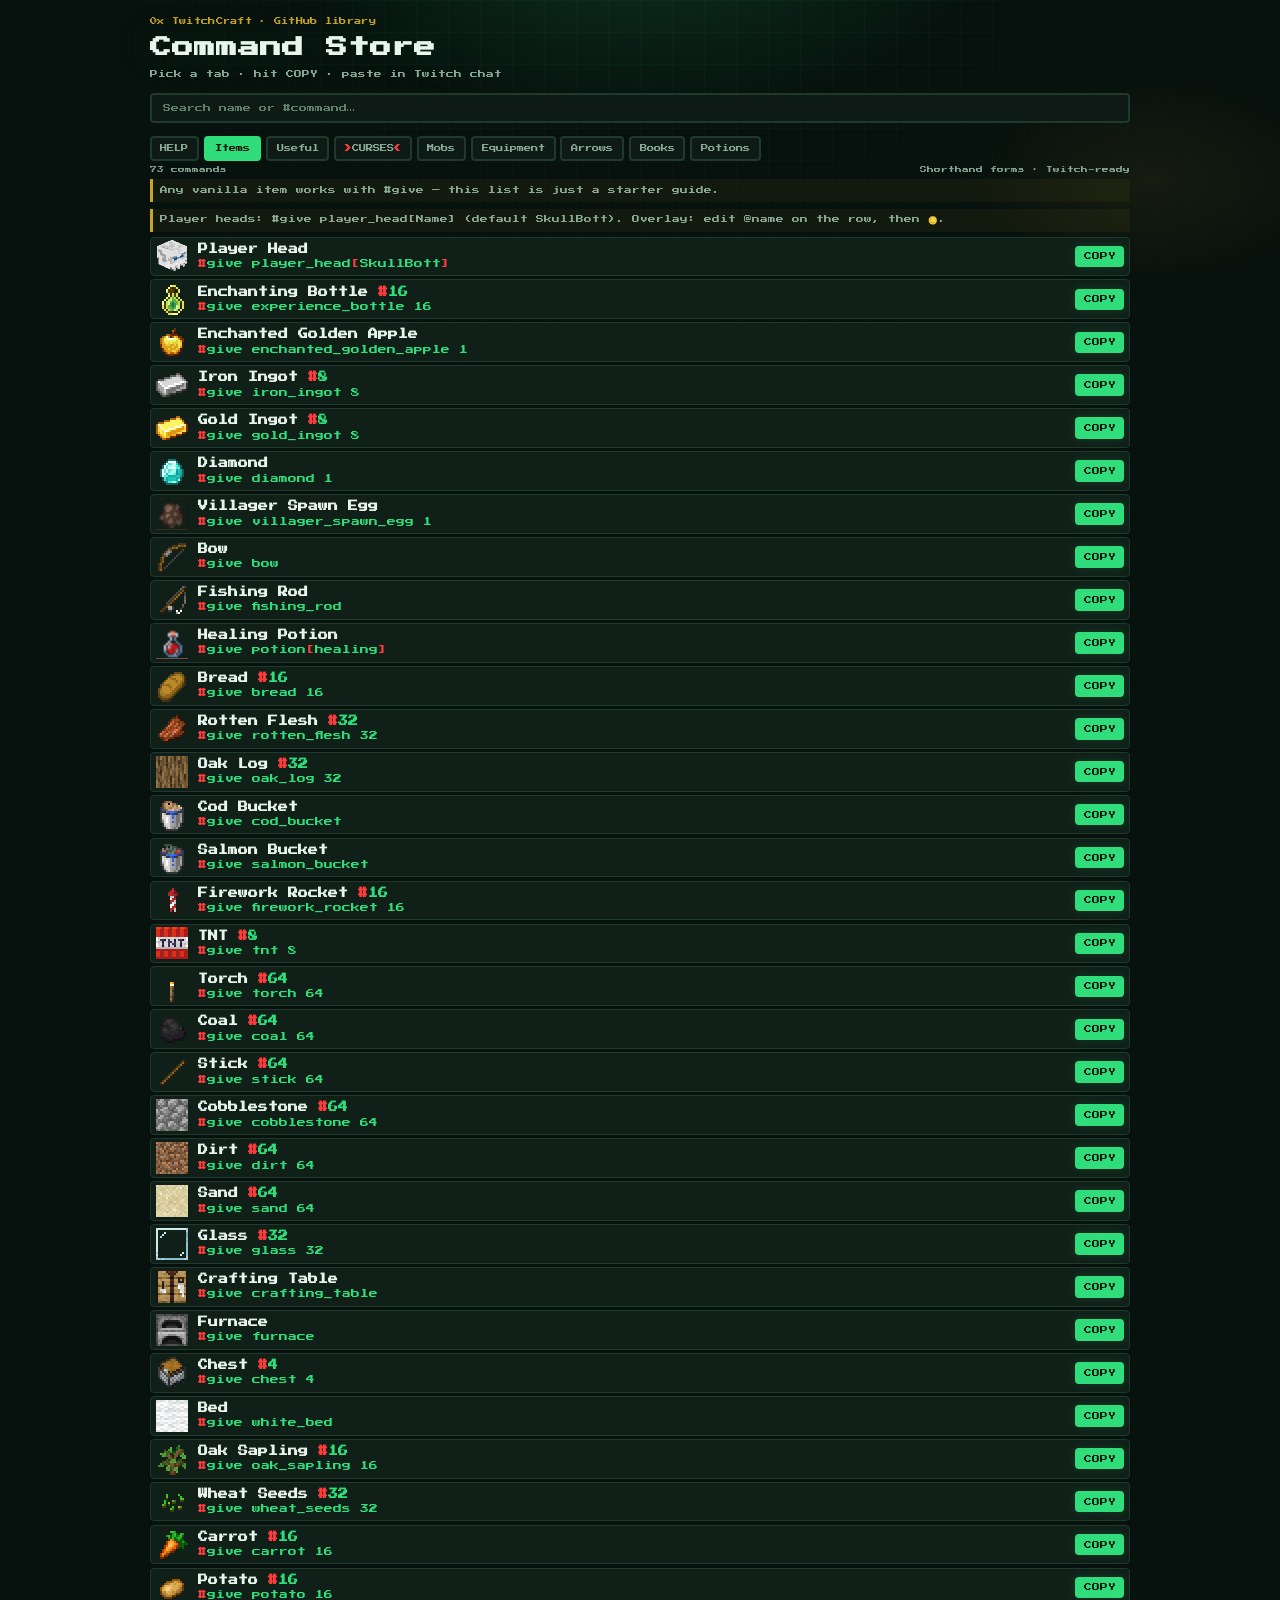
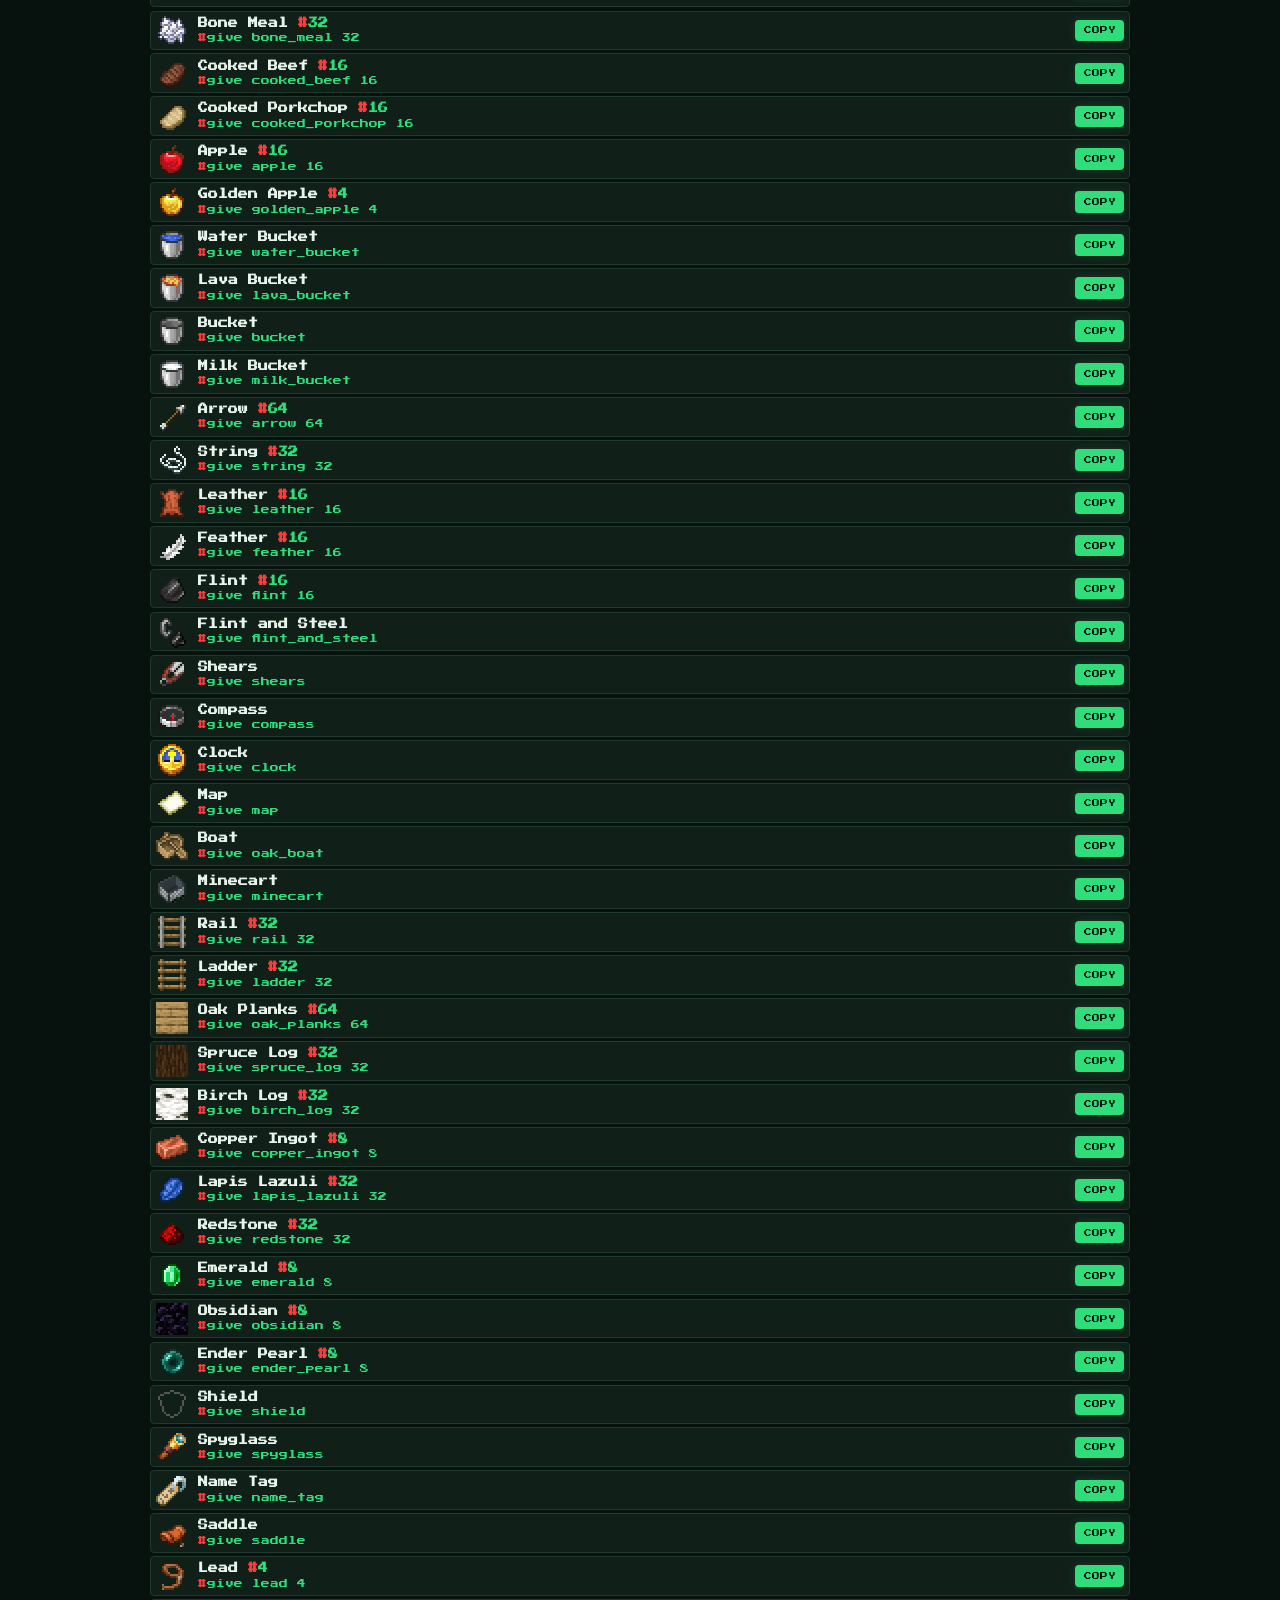
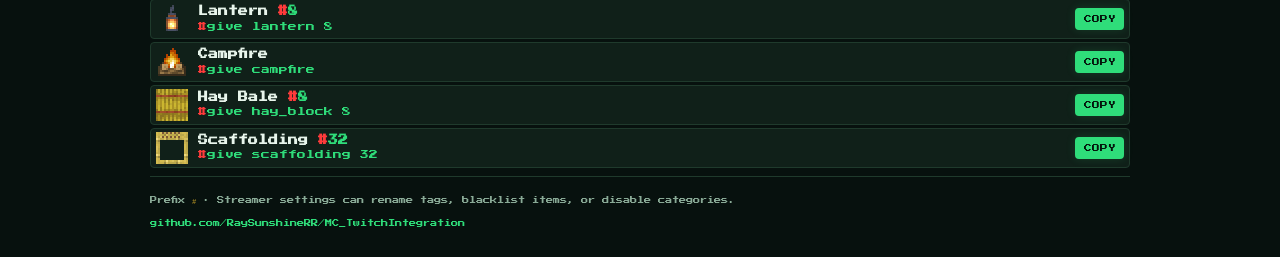
<file: index.html>
<!DOCTYPE html>
<html lang="en">
<head>
  <meta charset="utf-8" />
  <meta name="viewport" content="width=device-width, initial-scale=1" />
  <title>TwitchCraft Command Store</title>
  <meta name="description" content="Copy TwitchCraft #commands for Twitch chat — items, useful, curses, mobs, equipment, arrows, books, potions." />
  <link rel="icon" href="data:image/svg+xml,<svg xmlns='http://www.w3.org/2000/svg' viewBox='0 0 100 100'><text y='.9em' font-size='90'>🍤</text></svg>" />
  <link rel="preconnect" href="https://fonts.googleapis.com" />
  <link rel="preconnect" href="https://fonts.gstatic.com" crossorigin />
  <link href="https://fonts.googleapis.com/css2?family=Press+Start+2P&display=swap" rel="stylesheet" />
  <link rel="stylesheet" href="css/store.css" />
</head>
<body>
  <div class="bg-grid" aria-hidden="true"></div>
  <div class="bg-glow" aria-hidden="true"></div>

  <header class="hero">
    <p class="eyebrow">0x TwitchCraft · GitHub library</p>
    <h1>Command Store</h1>
    <p class="tagline">Pick a tab · hit COPY · paste in Twitch chat</p>
    <div class="search-wrap">
      <label class="sr-only" for="search">Search commands</label>
      <input id="search" type="search" placeholder="Search name or #command…" autocomplete="off" />
    </div>
  </header>

  <nav class="tabs" role="tablist" aria-label="Command categories">
    <button class="tab" role="tab" aria-selected="false" data-tab="help">HELP</button>
    <button class="tab is-active" role="tab" aria-selected="true" data-tab="items">Items</button>
    <button class="tab" role="tab" aria-selected="false" data-tab="useful">Useful</button>
    <button class="tab tab-cursed" role="tab" aria-selected="false" data-tab="curses" aria-label="Curses"><span class="tab-cursed-arrow">&gt;</span>CURSES<span class="tab-cursed-arrow">&lt;</span></button>
    <button class="tab" role="tab" aria-selected="false" data-tab="mobs">Mobs</button>
    <button class="tab" role="tab" aria-selected="false" data-tab="equipment">Equipment</button>
    <button class="tab" role="tab" aria-selected="false" data-tab="arrows">Arrows</button>
    <button class="tab" role="tab" aria-selected="false" data-tab="books">Books</button>
    <button class="tab" role="tab" aria-selected="false" data-tab="potions">Potions</button>
  </nav>

  <main class="store">
    <div class="store-meta">
      <span id="count-label">0 commands</span>
      <span class="hint">Shorthand forms · Twitch-ready</span>
    </div>
    <div id="catalog" class="catalog" role="tabpanel"></div>
    <p id="empty" class="empty hidden">No matches in this tab.</p>
  </main>

  <footer class="foot">
    <p>Prefix <code>#</code> · Streamer settings can rename tags, blacklist items, or disable categories.</p>
    <p><a href="https://github.com/RaySunshineRR/MC_TwitchIntegration">github.com/RaySunshineRR/MC_TwitchIntegration</a></p>
  </footer>

  <div id="toast" class="toast" role="status" aria-live="polite" hidden>Copied</div>

  <script src="js/commands-data.js"></script>
  <script src="js/store.js"></script>
</body>
</html>
</file>
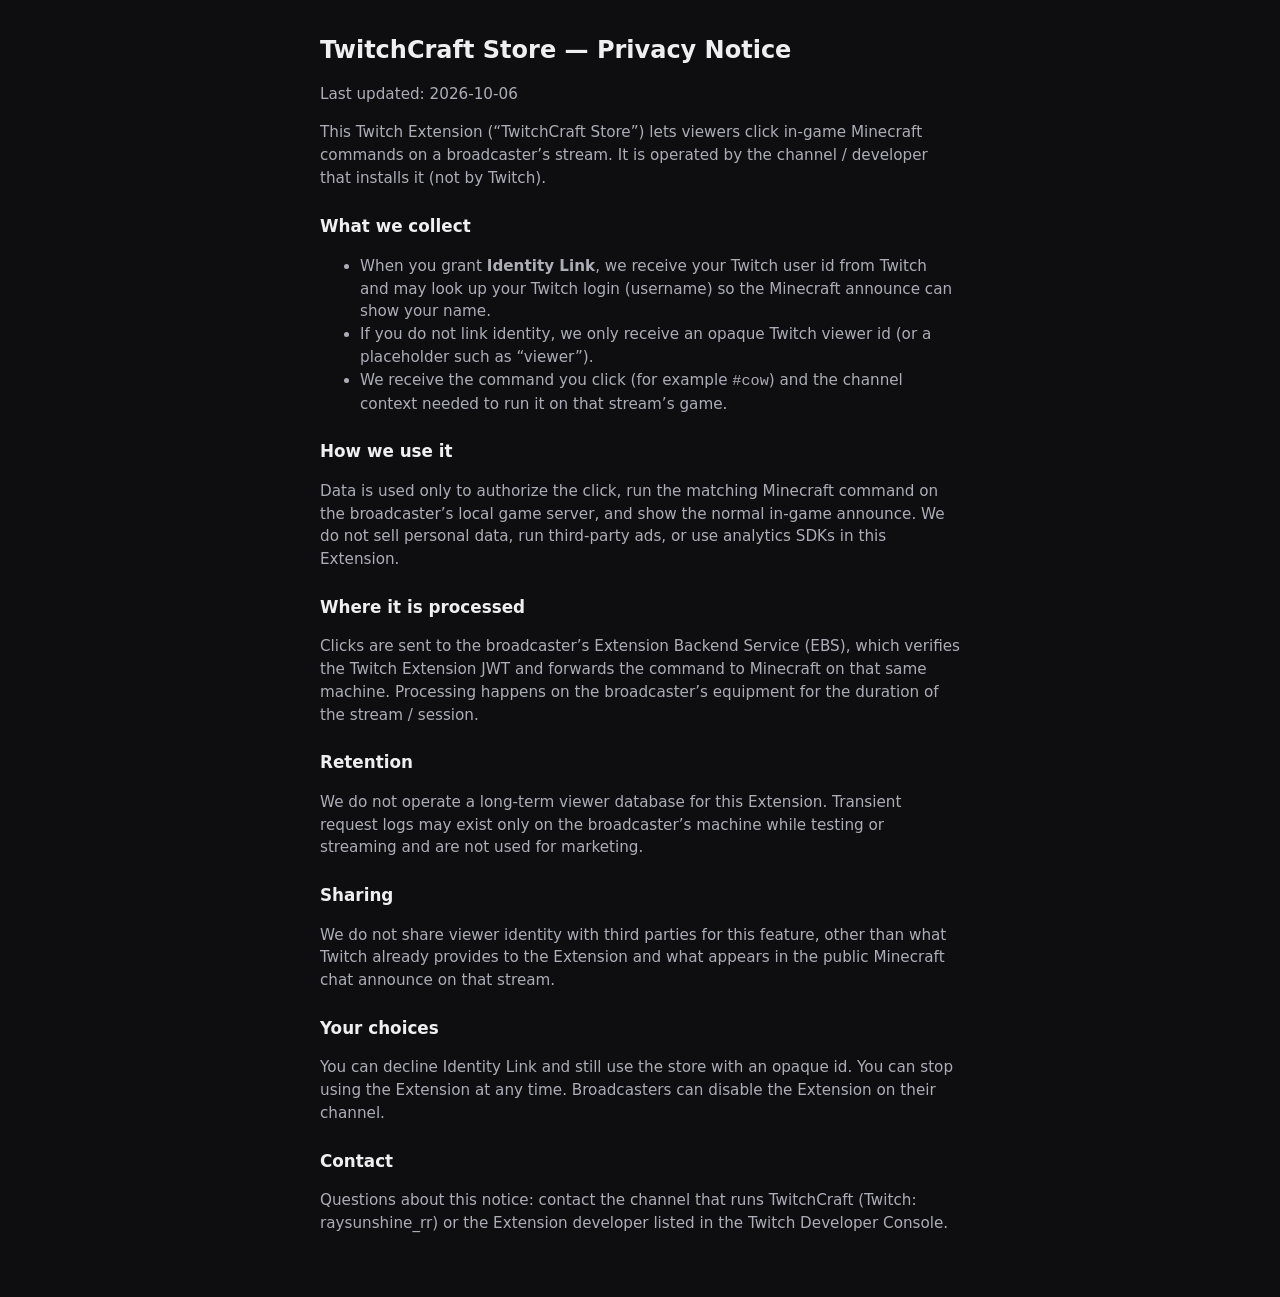
<file: privacy.html>
<!DOCTYPE html>
<html lang="en">
<head>
  <meta charset="utf-8" />
  <meta name="viewport" content="width=device-width, initial-scale=1" />
  <title>TwitchCraft Store — Privacy Notice</title>
  <style>
    :root { color-scheme: dark; }
    body {
      margin: 0;
      font-family: system-ui, sans-serif;
      background: #0e0e10;
      color: #efeff1;
      line-height: 1.5;
    }
    main {
      max-width: 40rem;
      margin: 0 auto;
      padding: 2rem 1.25rem 3rem;
    }
    h1 { font-size: 1.5rem; margin: 0 0 0.5rem; }
    h2 { font-size: 1.05rem; margin: 1.5rem 0 0.4rem; }
    p, li { color: #adadb8; font-size: 0.95rem; }
    a { color: #bf94ff; }
  </style>
</head>
<body>
  <main>
    <h1>TwitchCraft Store — Privacy Notice</h1>
    <p>Last updated: 2026-10-06</p>
    <p>
      This Twitch Extension (“TwitchCraft Store”) lets viewers click in-game Minecraft
      commands on a broadcaster’s stream. It is operated by the channel / developer
      that installs it (not by Twitch).
    </p>

    <h2>What we collect</h2>
    <ul>
      <li>
        When you grant <strong>Identity Link</strong>, we receive your Twitch user id
        from Twitch and may look up your Twitch login (username) so the Minecraft
        announce can show your name.
      </li>
      <li>
        If you do not link identity, we only receive an opaque Twitch viewer id
        (or a placeholder such as “viewer”).
      </li>
      <li>
        We receive the command you click (for example <code>#cow</code>) and the
        channel context needed to run it on that stream’s game.
      </li>
    </ul>

    <h2>How we use it</h2>
    <p>
      Data is used only to authorize the click, run the matching Minecraft command
      on the broadcaster’s local game server, and show the normal in-game announce.
      We do not sell personal data, run third-party ads, or use analytics SDKs in
      this Extension.
    </p>

    <h2>Where it is processed</h2>
    <p>
      Clicks are sent to the broadcaster’s Extension Backend Service (EBS), which
      verifies the Twitch Extension JWT and forwards the command to Minecraft on
      that same machine. Processing happens on the broadcaster’s equipment for the
      duration of the stream / session.
    </p>

    <h2>Retention</h2>
    <p>
      We do not operate a long-term viewer database for this Extension. Transient
      request logs may exist only on the broadcaster’s machine while testing or
      streaming and are not used for marketing.
    </p>

    <h2>Sharing</h2>
    <p>
      We do not share viewer identity with third parties for this feature, other
      than what Twitch already provides to the Extension and what appears in the
      public Minecraft chat announce on that stream.
    </p>

    <h2>Your choices</h2>
    <p>
      You can decline Identity Link and still use the store with an opaque id.
      You can stop using the Extension at any time. Broadcasters can disable the
      Extension on their channel.
    </p>

    <h2>Contact</h2>
    <p>
      Questions about this notice: contact the channel that runs TwitchCraft
      (Twitch: raysunshine_rr) or the Extension developer listed in the Twitch
      Developer Console.
    </p>
  </main>
</body>
</html>
</file>
<file: css/store.css>
:root {
  --bg: #07110e;
  --bg-panel: #0d1a15;
  --bg-row: #102019;
  --bg-row-hover: #152a20;
  --line: #1f3a2c;
  --text: #e8f5ec;
  --muted: #8aab97;
  --emerald: #2fdd7a;
  --emerald-dim: #1a9a4f;
  --emerald-ink: #04140c;
  --gold: #c9a227;
  --danger: #e85d5d;
  --shadow: 0 18px 50px rgba(0, 0, 0, 0.45);
  --radius: 4px;
  --font: "Press Start 2P", ui-monospace, monospace;
}

*,
*::before,
*::after {
  box-sizing: border-box;
}

html {
  scroll-behavior: smooth;
}

body {
  margin: 0;
  min-height: 100vh;
  font-family: var(--font);
  color: var(--text);
  background: var(--bg);
  line-height: 1.65;
  overflow-x: hidden;
}

.bg-grid,
.bg-glow {
  position: fixed;
  inset: 0;
  pointer-events: none;
  z-index: 0;
}

.bg-grid {
  background-image:
    linear-gradient(rgba(47, 221, 122, 0.04) 1px, transparent 1px),
    linear-gradient(90deg, rgba(47, 221, 122, 0.04) 1px, transparent 1px);
  background-size: 32px 32px;
  mask-image: radial-gradient(ellipse 80% 60% at 50% 0%, #000 20%, transparent 75%);
}

.bg-glow {
  background:
    radial-gradient(ellipse 50% 40% at 50% -10%, rgba(47, 221, 122, 0.18), transparent 60%),
    radial-gradient(ellipse 30% 25% at 90% 20%, rgba(201, 162, 39, 0.08), transparent 50%);
}

.sr-only {
  position: absolute;
  width: 1px;
  height: 1px;
  padding: 0;
  margin: -1px;
  overflow: hidden;
  clip: rect(0, 0, 0, 0);
  border: 0;
}

.hero,
.tabs,
.store,
.foot {
  position: relative;
  z-index: 1;
  width: min(980px, calc(100% - 1.25rem));
  margin-inline: auto;
}

body.is-mobs-tab .hero,
body.is-mobs-tab .tabs,
body.is-mobs-tab .store,
body.is-mobs-tab .foot {
  width: min(1180px, calc(100% - 1.25rem));
}

.hero {
  padding: 1rem 0 0.55rem;
  animation: rise 0.7s ease-out both;
}

.eyebrow {
  margin: 0 0 0.35rem;
  color: var(--gold);
  font-size: 0.45rem;
  letter-spacing: 0.04em;
}

.hero h1 {
  margin: 0;
  font-size: clamp(0.95rem, 3.2vw, 1.35rem);
  line-height: 1.3;
  white-space: nowrap;
  text-shadow: 0 0 40px rgba(47, 221, 122, 0.25);
}

.tagline {
  margin: 0.4rem 0 0;
  color: var(--muted);
  font-size: 0.48rem;
  max-width: 36rem;
}

.search-wrap {
  margin-top: 0.65rem;
}

#search {
  width: 100%;
  padding: 0.55rem 0.7rem;
  border: 2px solid var(--line);
  border-radius: var(--radius);
  background: var(--bg-panel);
  color: var(--text);
  font-family: var(--font);
  font-size: 0.5rem;
  outline: none;
  transition: border-color 0.2s, box-shadow 0.2s;
}

#search::placeholder {
  color: #5f7d6c;
}

#search:focus {
  border-color: var(--emerald);
  box-shadow: 0 0 0 3px rgba(47, 221, 122, 0.15);
}

.tabs {
  display: flex;
  flex-wrap: wrap;
  gap: 0.3rem;
  padding: 0.25rem 0 0.2rem;
  animation: rise 0.7s ease-out 0.08s both;
}

.tab {
  appearance: none;
  border: 2px solid var(--line);
  background: var(--bg-panel);
  color: var(--muted);
  font-family: var(--font);
  font-size: 0.45rem;
  padding: 0.45rem 0.55rem;
  border-radius: var(--radius);
  cursor: pointer;
  transition: background 0.15s, color 0.15s, border-color 0.15s, transform 0.15s;
}

.tab:hover {
  color: var(--text);
  border-color: #2c5540;
  transform: translateY(-1px);
}

.tab.is-active {
  background: var(--emerald);
  border-color: var(--emerald);
  color: var(--emerald-ink);
}

/* Pixel font has no bold weight — fake weight with shadow; color must beat .tab:hover / .is-active inherit. */
.tab.tab-cursed > .tab-cursed-arrow,
.tab.tab-cursed:hover > .tab-cursed-arrow,
.tab.tab-cursed.is-active > .tab-cursed-arrow {
  color: #ff3b3b;
  font-weight: inherit;
  text-shadow: 0.07em 0 0 currentColor, -0.07em 0 0 currentColor;
}

.store {
  padding-bottom: 0.5rem;
  animation: rise 0.7s ease-out 0.14s both;
}

.store-meta {
  display: flex;
  flex-wrap: wrap;
  justify-content: space-between;
  gap: 0.5rem;
  margin-bottom: 0.15rem;
  color: var(--muted);
  font-size: 0.42rem;
}

.catalog {
  display: flex;
  flex-direction: column;
  gap: 0.2rem;
}

.help-line {
  margin: 0.1rem 0;
  padding: 0.35rem 0.45rem;
  border-left: 3px solid var(--gold);
  color: var(--muted);
  font-size: 0.48rem;
  line-height: 1.55;
  background: rgba(201, 162, 39, 0.06);
}

.section-title {
  margin: 0.55rem 0 0.15rem;
  padding: 0.15rem 0;
  color: var(--gold);
  font-size: 0.58rem;
  line-height: 1.35;
  border-bottom: 1px solid var(--line);
}

.section-title:first-child {
  margin-top: 0.1rem;
}

.mobs-grid {
  display: grid;
  grid-template-columns: repeat(3, minmax(0, 1fr));
  gap: 0.55rem 0.7rem;
  align-items: start;
}

.mobs-col {
  min-width: 0;
  display: flex;
  flex-direction: column;
  gap: 0.18rem;
}

.mobs-col .section-title {
  margin: 0 0 0.1rem;
  padding: 0.2rem 0.15rem 0.25rem;
  text-align: center;
  letter-spacing: 0.04em;
}

.mobs-col .row {
  padding: 0.14rem 0.25rem;
  gap: 0.15rem 0.3rem;
}

.mobs-col .row-name {
  margin: 0 0 0.06rem;
  font-size: 0.52rem;
}

.mobs-col .row-cmd {
  font-size: 0.46rem;
}

.mobs-col .copy-btn {
  font-size: 0.4rem;
  padding: 0.22rem 0.32rem;
}

.mobs-col-empty {
  margin: 0.2rem 0 0;
  color: var(--muted);
  font-size: 0.48rem;
  text-align: center;
}

@media (max-width: 860px) {
  .mobs-grid {
    grid-template-columns: 1fr;
    gap: 0.75rem;
  }

  .mobs-col .section-title {
    text-align: left;
  }
}

.row {
  display: grid;
  grid-template-columns: 1fr auto;
  gap: 0.2rem 0.4rem;
  align-items: center;
  padding: 0.18rem 0.3rem;
  background: var(--bg-row);
  border: 1px solid var(--line);
  border-radius: var(--radius);
  box-shadow: none;
  transition: background 0.15s, border-color 0.15s;
}

.row-icon {
  grid-template-columns: 36px 1fr auto;
}

.row:hover {
  background: var(--bg-row-hover);
  border-color: #2f5a42;
}

.icon {
  width: 32px;
  height: 32px;
  display: grid;
  place-items: center;
  flex-shrink: 0;
  image-rendering: pixelated;
}

.icon-sprite {
  display: block;
  image-rendering: pixelated;
  image-rendering: crisp-edges;
  background-repeat: no-repeat;
}

.icon-img {
  display: block;
  width: 32px;
  height: 32px;
  object-fit: contain;
  image-rendering: pixelated;
  image-rendering: crisp-edges;
}

.icon-missing {
  opacity: 0.25;
  border: 1px dashed var(--line);
  border-radius: 2px;
}

.row-main {
  min-width: 0;
}

.row-name {
  margin: 0 0 0.12rem;
  font-size: 0.62rem;
  color: var(--text);
  line-height: 1.35;
}

.row-qty {
  font-weight: 700;
  color: var(--emerald);
  white-space: nowrap;
}

.row-qty-hash {
  color: #ff3b3b;
}

.row-cmd {
  margin: 0;
  font-size: 0.55rem;
  color: var(--emerald);
  word-break: break-word;
  line-height: 1.4;
}

.cmd-mark {
  color: #ff3b3b;
}

.cmd-desc {
  color: var(--muted);
  font-size: 0.5rem;
}

.row-desc {
  margin: 0.2rem 0 0;
  font-size: 0.48rem;
  color: var(--muted);
  line-height: 1.45;
}

.copy-btn {
  appearance: none;
  border: 2px solid var(--emerald);
  background: var(--emerald);
  color: var(--emerald-ink);
  font-family: var(--font);
  font-size: 0.48rem;
  padding: 0.3rem 0.4rem;
  border-radius: var(--radius);
  cursor: pointer;
  white-space: nowrap;
  transition: background 0.15s, transform 0.15s, box-shadow 0.15s;
  box-shadow: 0 0 10px rgba(47, 221, 122, 0.15);
}

.copy-btn:hover {
  background: #54e892;
  transform: translateY(-1px);
}

.copy-btn:active {
  transform: translateY(0);
}

.copy-btn.is-copied {
  background: var(--emerald-dim);
  border-color: var(--emerald-dim);
  color: #dfffea;
}

.empty {
  margin: 2rem 0;
  text-align: center;
  color: var(--muted);
  font-size: 0.55rem;
}

.hidden {
  display: none !important;
}

.foot {
  padding: 0.65rem 0 1.25rem;
  border-top: 1px solid var(--line);
  color: var(--muted);
  font-size: 0.45rem;
  line-height: 1.9;
}

.foot a {
  color: var(--emerald);
  text-decoration: none;
}

.foot a:hover {
  text-decoration: underline;
}

.foot code {
  color: var(--gold);
}

.toast {
  position: fixed;
  left: 50%;
  bottom: 1.5rem;
  transform: translateX(-50%) translateY(120%);
  z-index: 20;
  padding: 0.85rem 1.1rem;
  background: var(--emerald);
  color: var(--emerald-ink);
  border-radius: var(--radius);
  font-size: 0.55rem;
  box-shadow: var(--shadow);
  transition: transform 0.25s ease;
}

.toast.is-on {
  transform: translateX(-50%) translateY(0);
}

@keyframes rise {
  from {
    opacity: 0;
    transform: translateY(12px);
  }
  to {
    opacity: 1;
    transform: translateY(0);
  }
}

@media (max-width: 640px) {
  .row {
    grid-template-columns: 1fr auto;
    align-items: start;
  }

  .row-icon {
    grid-template-columns: 36px 1fr auto;
    align-items: center;
  }

  .copy-btn {
    align-self: center;
  }

  .hero {
    padding-top: 0.85rem;
  }

  .hero h1 {
    white-space: normal;
  }
}
</file>
